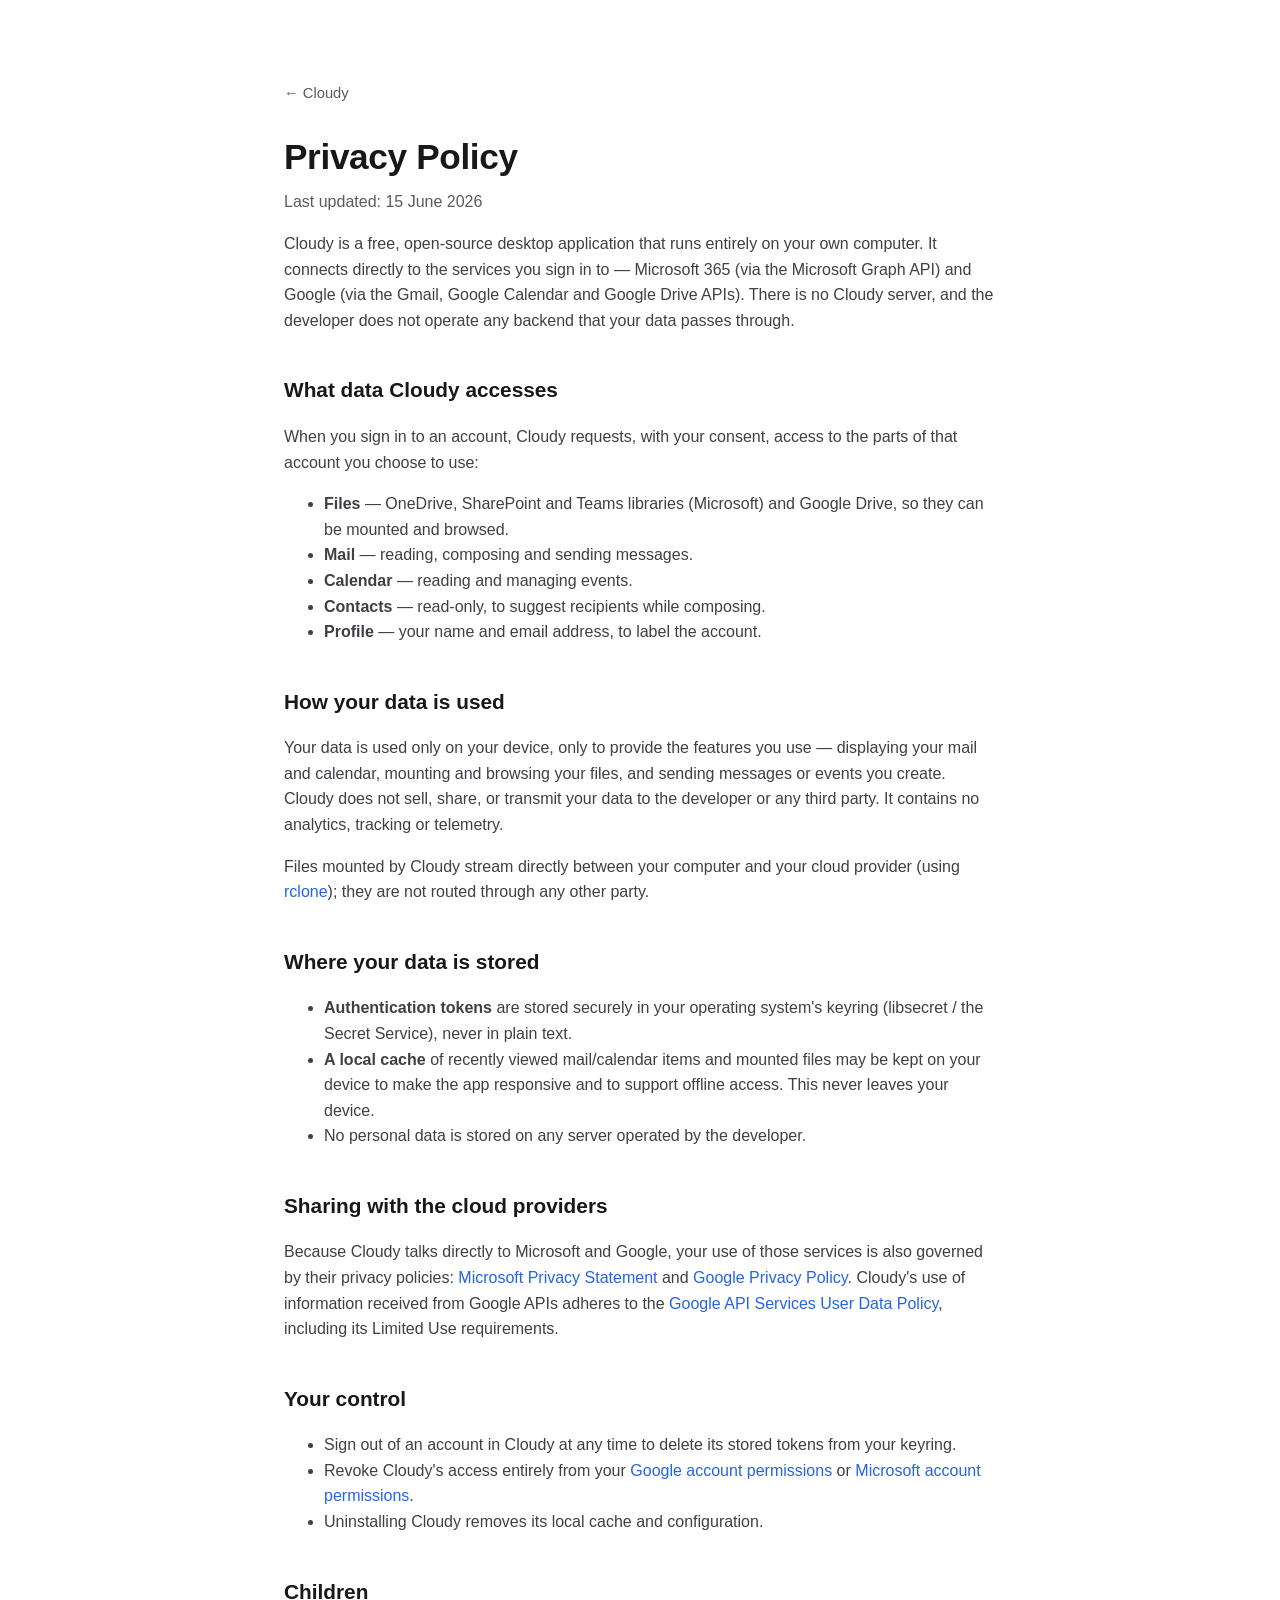
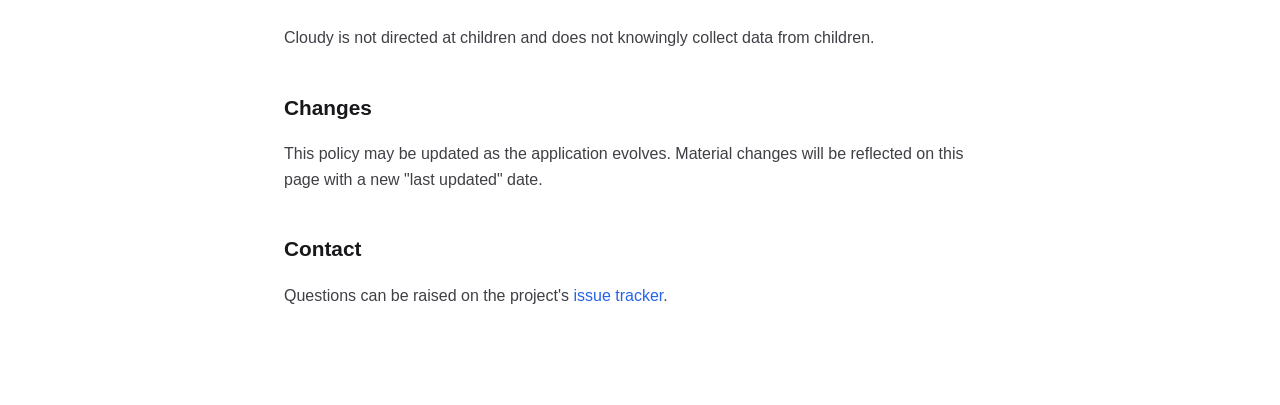
<file: docs/privacy.html>
<!DOCTYPE html>
<!--
SPDX-License-Identifier: GPL-3.0-or-later
SPDX-FileCopyrightText: 2026 Shahab Nedaei
-->
<html lang="en">
<head>
  <meta charset="UTF-8" />
  <meta name="viewport" content="width=device-width, initial-scale=1.0" />
  <title>Cloudy — Privacy Policy</title>
  <meta name="description" content="Privacy Policy for the Cloudy desktop application." />
  <link rel="icon" href="assets/favicon.ico" sizes="any" />
  <link rel="icon" type="image/png" href="assets/favicon-32.png" />
  <link rel="stylesheet" href="assets/site.css" />
  <style>
    .legal { max-width: 760px; margin: 0 auto; padding: 64px 24px 80px; }
    .legal h1 { font-size: 2.2rem; letter-spacing: -0.01em; margin-bottom: 4px; }
    .legal .updated { color: var(--fg-dim); margin-top: 0; }
    .legal h2 { font-size: 1.3rem; margin-top: 40px; }
    .legal p, .legal li { color: #3f3f46; }
    .legal a.home { color: var(--fg-dim); font-size: .92rem; }
  </style>
</head>
<body>
  <main class="legal">
    <p><a class="home" href="index.html">&larr; Cloudy</a></p>
    <h1>Privacy Policy</h1>
    <p class="updated">Last updated: 15 June 2026</p>

    <p>
      Cloudy is a free, open-source desktop application that runs entirely on your
      own computer. It connects directly to the services you sign in to —
      Microsoft 365 (via the Microsoft Graph API) and Google (via the Gmail,
      Google Calendar and Google Drive APIs). There is no Cloudy server, and the
      developer does not operate any backend that your data passes through.
    </p>

    <h2>What data Cloudy accesses</h2>
    <p>
      When you sign in to an account, Cloudy requests, with your consent, access
      to the parts of that account you choose to use:
    </p>
    <ul>
      <li><strong>Files</strong> — OneDrive, SharePoint and Teams libraries (Microsoft) and Google Drive, so they can be mounted and browsed.</li>
      <li><strong>Mail</strong> — reading, composing and sending messages.</li>
      <li><strong>Calendar</strong> — reading and managing events.</li>
      <li><strong>Contacts</strong> — read-only, to suggest recipients while composing.</li>
      <li><strong>Profile</strong> — your name and email address, to label the account.</li>
    </ul>

    <h2>How your data is used</h2>
    <p>
      Your data is used only on your device, only to provide the features you
      use — displaying your mail and calendar, mounting and browsing your files,
      and sending messages or events you create. Cloudy does not sell, share, or
      transmit your data to the developer or any third party. It contains no
      analytics, tracking or telemetry.
    </p>
    <p>
      Files mounted by Cloudy stream directly between your computer and your
      cloud provider (using <a href="https://rclone.org/">rclone</a>); they are
      not routed through any other party.
    </p>

    <h2>Where your data is stored</h2>
    <ul>
      <li><strong>Authentication tokens</strong> are stored securely in your operating system's keyring (libsecret / the Secret Service), never in plain text.</li>
      <li><strong>A local cache</strong> of recently viewed mail/calendar items and mounted files may be kept on your device to make the app responsive and to support offline access. This never leaves your device.</li>
      <li>No personal data is stored on any server operated by the developer.</li>
    </ul>

    <h2>Sharing with the cloud providers</h2>
    <p>
      Because Cloudy talks directly to Microsoft and Google, your use of those
      services is also governed by their privacy policies:
      <a href="https://privacy.microsoft.com/privacystatement">Microsoft Privacy Statement</a>
      and <a href="https://policies.google.com/privacy">Google Privacy Policy</a>.
      Cloudy's use of information received from Google APIs adheres to the
      <a href="https://developers.google.com/terms/api-services-user-data-policy">Google API Services User Data Policy</a>,
      including its Limited Use requirements.
    </p>

    <h2>Your control</h2>
    <ul>
      <li>Sign out of an account in Cloudy at any time to delete its stored tokens from your keyring.</li>
      <li>Revoke Cloudy's access entirely from your <a href="https://myaccount.google.com/permissions">Google account permissions</a> or <a href="https://account.live.com/consent/Manage">Microsoft account permissions</a>.</li>
      <li>Uninstalling Cloudy removes its local cache and configuration.</li>
    </ul>

    <h2>Children</h2>
    <p>Cloudy is not directed at children and does not knowingly collect data from children.</p>

    <h2>Changes</h2>
    <p>
      This policy may be updated as the application evolves. Material changes will
      be reflected on this page with a new "last updated" date.
    </p>

    <h2>Contact</h2>
    <p>
      Questions can be raised on the project's
      <a href="https://github.com/sha5b/Cloudy/issues">issue tracker</a>.
    </p>
  </main>
</body>
</html>
</file>
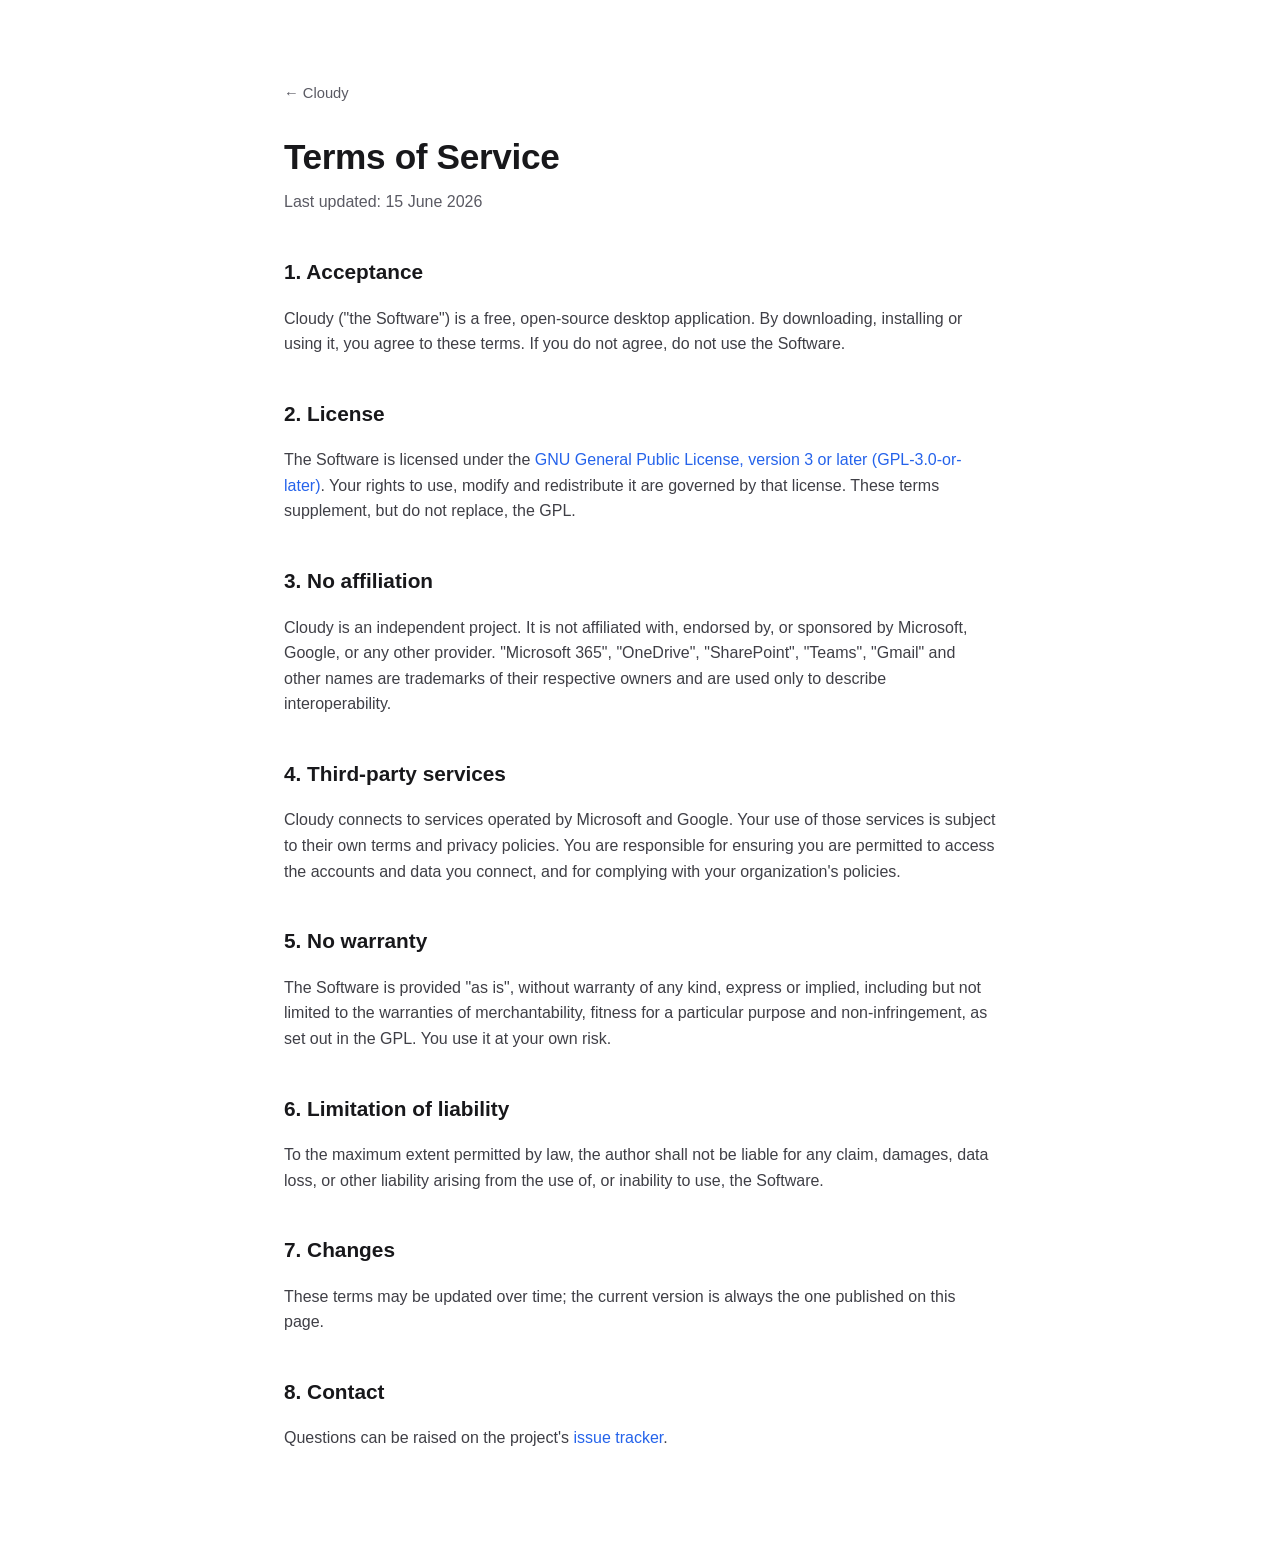
<file: docs/terms.html>
<!DOCTYPE html>
<!--
SPDX-License-Identifier: GPL-3.0-or-later
SPDX-FileCopyrightText: 2026 Shahab Nedaei
-->
<html lang="en">
<head>
  <meta charset="UTF-8" />
  <meta name="viewport" content="width=device-width, initial-scale=1.0" />
  <title>Cloudy — Terms of Service</title>
  <meta name="description" content="Terms of Service for the Cloudy desktop application." />
  <link rel="icon" href="assets/favicon.ico" sizes="any" />
  <link rel="icon" type="image/png" href="assets/favicon-32.png" />
  <link rel="stylesheet" href="assets/site.css" />
  <style>
    .legal { max-width: 760px; margin: 0 auto; padding: 64px 24px 80px; }
    .legal h1 { font-size: 2.2rem; letter-spacing: -0.01em; margin-bottom: 4px; }
    .legal .updated { color: var(--fg-dim); margin-top: 0; }
    .legal h2 { font-size: 1.3rem; margin-top: 40px; }
    .legal p, .legal li { color: #3f3f46; }
    .legal a.home { color: var(--fg-dim); font-size: .92rem; }
  </style>
</head>
<body>
  <main class="legal">
    <p><a class="home" href="index.html">&larr; Cloudy</a></p>
    <h1>Terms of Service</h1>
    <p class="updated">Last updated: 15 June 2026</p>

    <h2>1. Acceptance</h2>
    <p>
      Cloudy ("the Software") is a free, open-source desktop application. By
      downloading, installing or using it, you agree to these terms. If you do
      not agree, do not use the Software.
    </p>

    <h2>2. License</h2>
    <p>
      The Software is licensed under the
      <a href="https://github.com/sha5b/Cloudy/blob/main/COPYING">GNU General Public License, version 3 or later (GPL-3.0-or-later)</a>.
      Your rights to use, modify and redistribute it are governed by that
      license. These terms supplement, but do not replace, the GPL.
    </p>

    <h2>3. No affiliation</h2>
    <p>
      Cloudy is an independent project. It is not affiliated with, endorsed by, or
      sponsored by Microsoft, Google, or any other provider. "Microsoft 365",
      "OneDrive", "SharePoint", "Teams", "Gmail" and other names are trademarks of
      their respective owners and are used only to describe interoperability.
    </p>

    <h2>4. Third-party services</h2>
    <p>
      Cloudy connects to services operated by Microsoft and Google. Your use of
      those services is subject to their own terms and privacy policies. You are
      responsible for ensuring you are permitted to access the accounts and data
      you connect, and for complying with your organization's policies.
    </p>

    <h2>5. No warranty</h2>
    <p>
      The Software is provided "as is", without warranty of any kind, express or
      implied, including but not limited to the warranties of merchantability,
      fitness for a particular purpose and non-infringement, as set out in the
      GPL. You use it at your own risk.
    </p>

    <h2>6. Limitation of liability</h2>
    <p>
      To the maximum extent permitted by law, the author shall not be liable for
      any claim, damages, data loss, or other liability arising from the use of,
      or inability to use, the Software.
    </p>

    <h2>7. Changes</h2>
    <p>
      These terms may be updated over time; the current version is always the one
      published on this page.
    </p>

    <h2>8. Contact</h2>
    <p>
      Questions can be raised on the project's
      <a href="https://github.com/sha5b/Cloudy/issues">issue tracker</a>.
    </p>
  </main>
</body>
</html>
</file>
<file: docs/assets/site.css>
/* SPDX-License-Identifier: GPL-3.0-or-later
 * SPDX-FileCopyrightText: 2026 Shahab Nedaei
 * Cloudy project page styles. */

:root {
  --bg: #ffffff;
  --bg-2: #f6f6f7;
  --card: #f7f7f8;
  --line: #e6e6e9;
  --fg: #18181b;
  --fg-dim: #5a5a63;
  --accent: #2563eb;
  --radius: 16px;
  --maxw: 1040px;
}

* { box-sizing: border-box; }

html { scroll-behavior: smooth; }

body {
  margin: 0;
  background: var(--bg);
  color: var(--fg);
  font-family: -apple-system, "Inter", "Cantarell", "Segoe UI", Roboto, sans-serif;
  line-height: 1.6;
  -webkit-font-smoothing: antialiased;
}

a { color: var(--accent); text-decoration: none; }
a:hover { text-decoration: underline; }

.wrap { max-width: var(--maxw); margin: 0 auto; padding: 0 24px; }

/* Hero */
.hero {
  text-align: center;
  padding: 96px 24px 72px;
  background: radial-gradient(900px 420px at 50% -10%, #eef2ff 0%, var(--bg) 70%);
  border-bottom: 1px solid var(--line);
}
.hero img.logo {
  width: 132px; height: 132px;
  border-radius: 28px;
  box-shadow: 0 16px 44px rgba(0,0,0,.22);
}
.hero h1 { font-size: 3rem; margin: 22px 0 6px; letter-spacing: -0.02em; }
.hero .tagline { font-size: 1.3rem; color: var(--fg-dim); margin: 0 auto 28px; max-width: 640px; }

.badges { display: flex; gap: 10px; justify-content: center; flex-wrap: wrap; margin-bottom: 26px; }
.badge {
  font-size: .82rem; color: var(--fg-dim);
  border: 1px solid var(--line); border-radius: 999px;
  padding: 4px 12px; background: var(--bg-2);
}

.cta { display: flex; gap: 14px; justify-content: center; flex-wrap: wrap; }
.btn {
  display: inline-block; padding: 12px 26px; border-radius: 999px;
  font-weight: 600; font-size: 1rem;
}
.btn.primary { background: var(--accent); color: #0b1220; }
.btn.primary:hover { filter: brightness(1.08); text-decoration: none; }
.btn.ghost { border: 1px solid var(--line); color: var(--fg); background: var(--bg-2); }
.btn.ghost:hover { border-color: var(--accent); text-decoration: none; }

/* Sections */
section { padding: 72px 0; border-bottom: 1px solid var(--line); }
section h2 { font-size: 1.9rem; margin: 0 0 8px; letter-spacing: -0.01em; }
section .lead { color: var(--fg-dim); margin: 0 0 40px; font-size: 1.05rem; }

/* Features */
.features { display: grid; grid-template-columns: repeat(auto-fit, minmax(260px, 1fr)); gap: 18px; }
.feature {
  background: var(--card); border: 1px solid var(--line);
  border-radius: var(--radius); padding: 22px 22px 24px;
}
.feature h3 { margin: 0 0 6px; font-size: 1.1rem; }
.feature p { margin: 0; color: var(--fg-dim); font-size: .96rem; }

/* Screenshots */
.shots { display: grid; grid-template-columns: 1fr 1fr; gap: 22px; }
.shot { background: var(--card); border: 1px solid var(--line); border-radius: var(--radius); overflow: hidden; }
.shot img { display: block; width: 100%; height: auto; }
.shot figcaption { padding: 14px 18px; color: var(--fg-dim); font-size: .95rem; }
@media (max-width: 720px) { .shots { grid-template-columns: 1fr; } .hero h1 { font-size: 2.3rem; } }

/* Install */
.install pre {
  background: var(--bg-2); border: 1px solid var(--line); border-radius: 12px;
  padding: 16px 18px; overflow-x: auto; color: #18181b; font-size: .92rem;
  font-family: "JetBrains Mono", "Fira Code", ui-monospace, SFMono-Regular, monospace;
}
.note { color: var(--fg-dim); font-size: .9rem; }

footer { text-align: center; color: var(--fg-dim); padding: 48px 24px; font-size: .9rem; }
</file>
